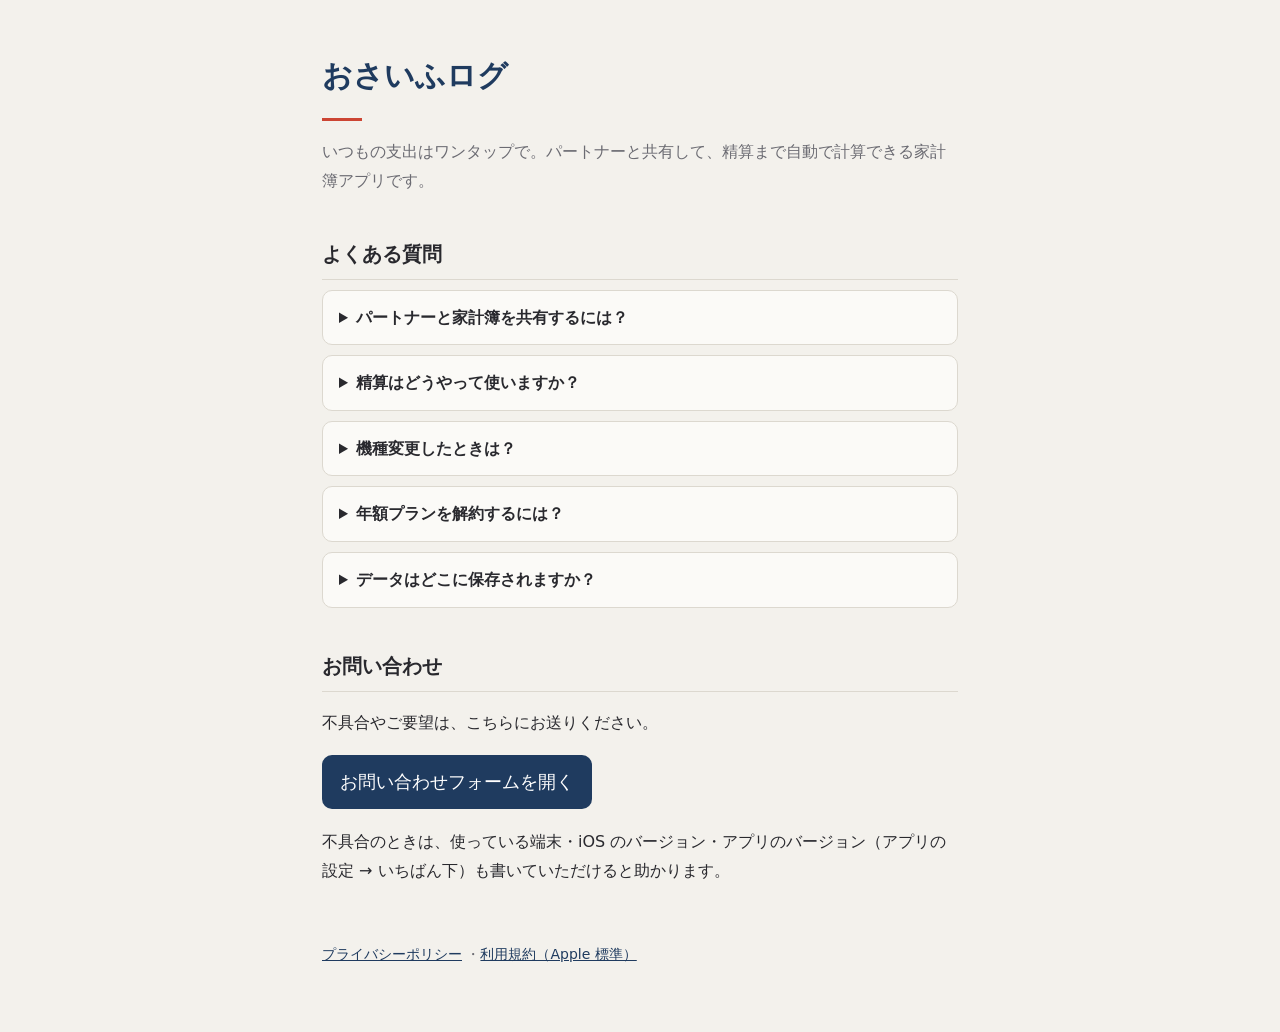
<file: index.html>
<!doctype html>
<html lang="ja">
<head>
<meta charset="utf-8">
<meta name="viewport" content="width=device-width, initial-scale=1">
<title>おさいふログ | サポート</title>
<link rel="stylesheet" href="style.css">
</head>
<body>
<main>
  <h1>おさいふログ</h1>
  <p class="lead">いつもの支出はワンタップで。パートナーと共有して、精算まで自動で計算できる家計簿アプリです。</p>

  <h2>よくある質問</h2>
  <details>
    <summary>パートナーと家計簿を共有するには？</summary>
    <p>設定 →「家計簿」で家計簿を追加し、その家計簿の「パートナーを招待」から招待を送ります。相手が参加すると、同じ家計簿をそれぞれの iPhone から記録できます。両方の端末で iCloud にサインインしている必要があります。</p>
  </details>
  <details>
    <summary>精算はどうやって使いますか？</summary>
    <p>家計簿の「精算のメンバー」に2人以上を登録すると、支出の記録に「支払った人」が出ます。ホームの「精算」に、その月に誰が誰へいくら渡せばよいかが表示されます。負担の割合も決められます。</p>
  </details>
  <details>
    <summary>機種変更したときは？</summary>
    <p>同じ Apple Account で iCloud にサインインすれば、記録は自動で戻ります。プレミアムは、設定 →「プレミアム」→「以前の購入を復元」で戻せます。「お気に入り」とテーマは端末ごとの設定です。</p>
  </details>
  <details>
    <summary>年額プランを解約するには？</summary>
    <p>iPhone の「設定」→ 自分の名前 →「サブスクリプション」から解約できます。期間が終わる24時間前までに解約すると、次の更新は行われません。</p>
  </details>
  <details>
    <summary>データはどこに保存されますか？</summary>
    <p>端末と、あなたの iCloud にだけ保存します。開発者のサーバーには送りません。くわしくは<a href="privacy.html">プライバシーポリシー</a>をご覧ください。</p>
  </details>

  <h2 id="contact">お問い合わせ</h2>
  <p>不具合やご要望は、こちらにお送りください。</p>
  <p class="contact"><a href="https://forms.gle/WuSHEGp9GJrK66gd8">お問い合わせフォームを開く</a></p>
  <p>不具合のときは、使っている端末・iOS のバージョン・アプリのバージョン（アプリの 設定 → いちばん下）も書いていただけると助かります。</p>

  <footer>
    <a href="privacy.html">プライバシーポリシー</a>
    ・<a href="https://www.apple.com/legal/internet-services/itunes/dev/stdeula/">利用規約（Apple 標準）</a>
  </footer>
</main>
</body>
</html>
</file>
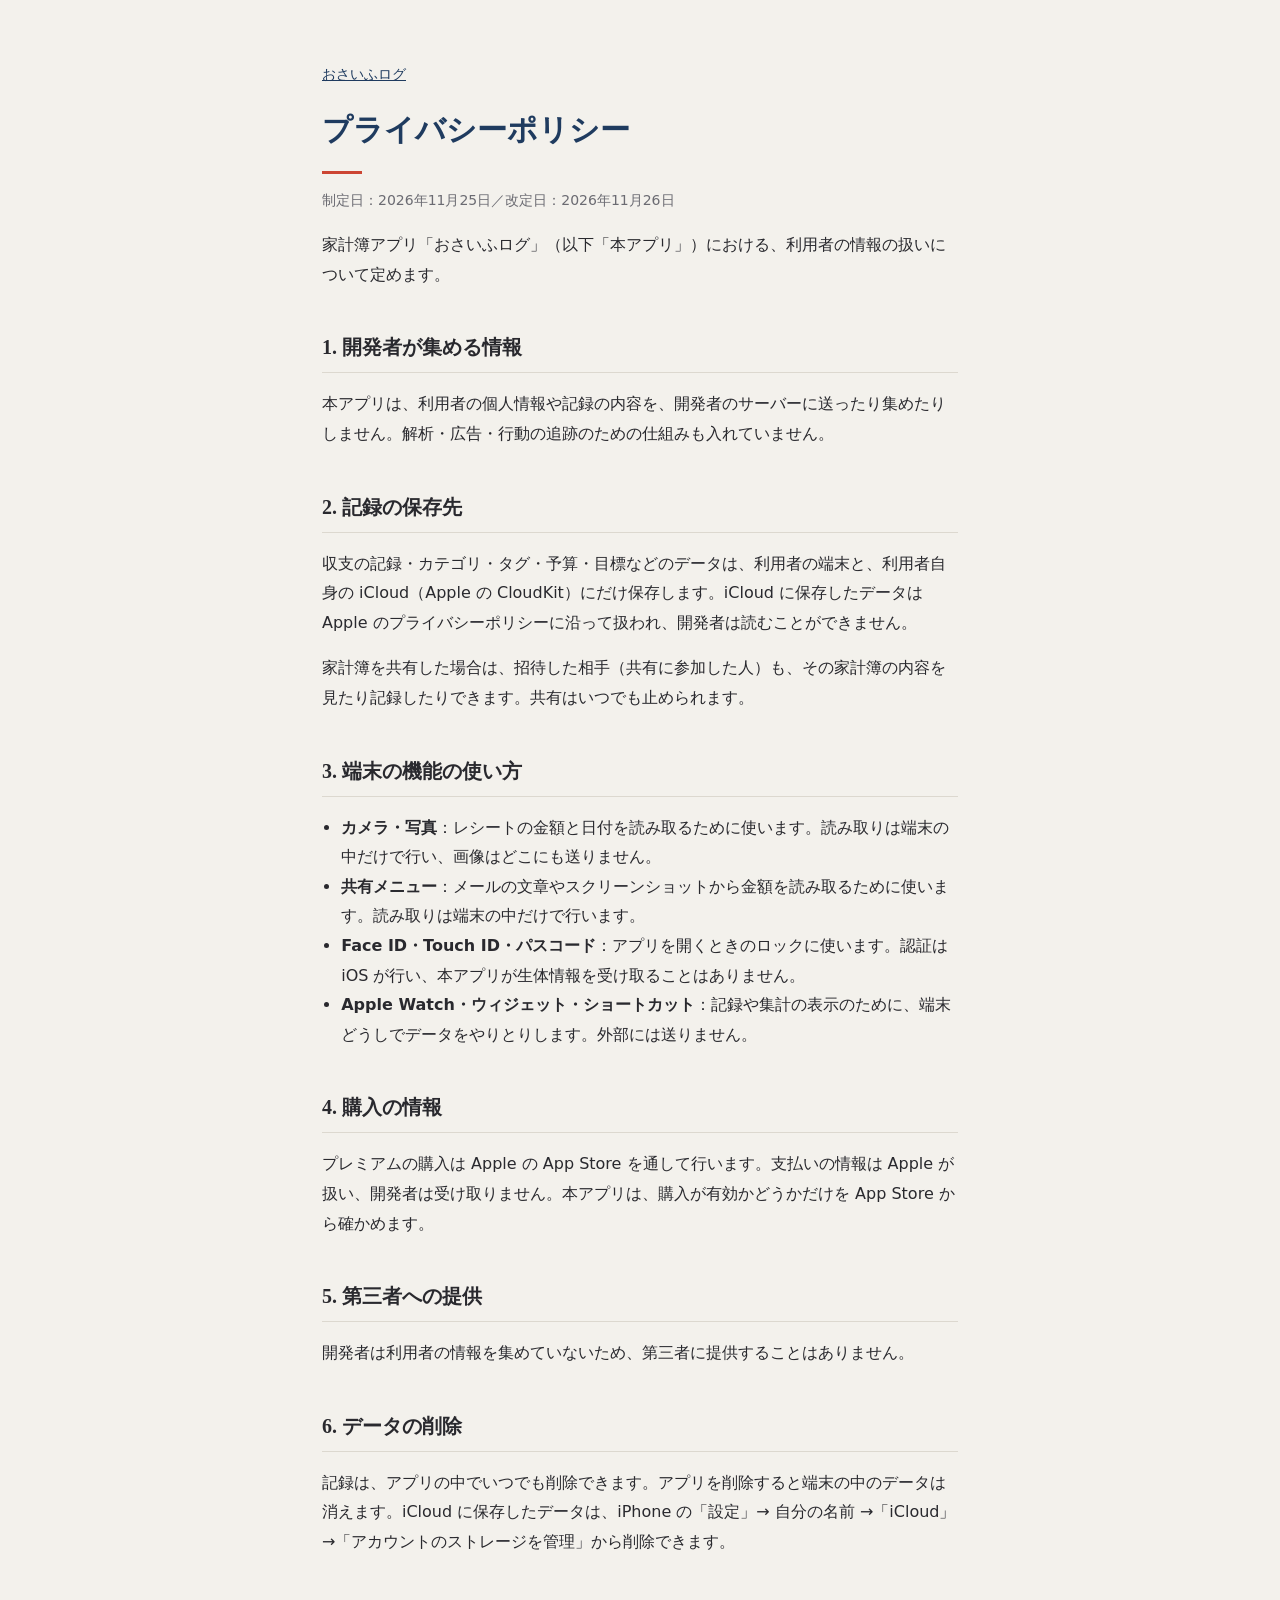
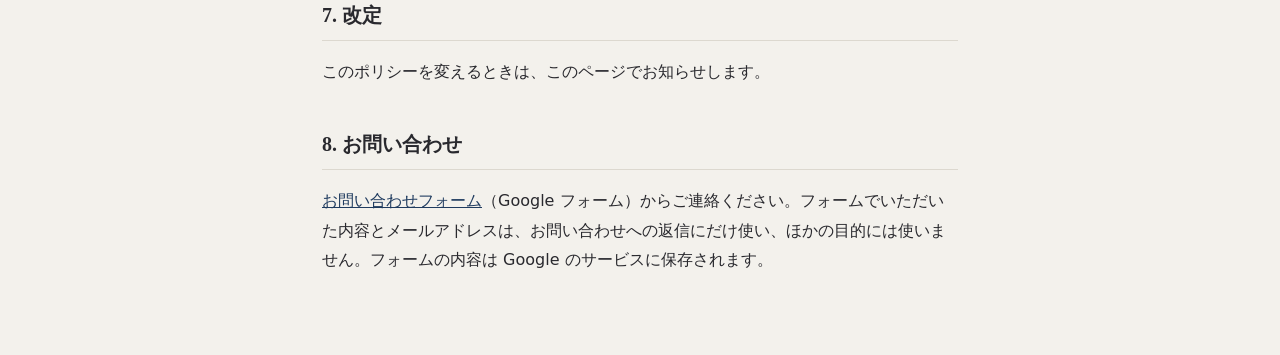
<file: privacy.html>
<!doctype html>
<html lang="ja">
<head>
<meta charset="utf-8">
<meta name="viewport" content="width=device-width, initial-scale=1">
<title>プライバシーポリシー | おさいふログ</title>
<link rel="stylesheet" href="style.css">
</head>
<body>
<main>
  <p class="back"><a href="./">おさいふログ</a></p>
  <h1>プライバシーポリシー</h1>
  <p class="date">制定日：2026年11月25日／改定日：2026年11月26日</p>

  <p>家計簿アプリ「おさいふログ」（以下「本アプリ」）における、利用者の情報の扱いについて定めます。</p>

  <h2>1. 開発者が集める情報</h2>
  <p>本アプリは、利用者の個人情報や記録の内容を、開発者のサーバーに送ったり集めたりしません。解析・広告・行動の追跡のための仕組みも入れていません。</p>

  <h2>2. 記録の保存先</h2>
  <p>収支の記録・カテゴリ・タグ・予算・目標などのデータは、利用者の端末と、利用者自身の iCloud（Apple の CloudKit）にだけ保存します。iCloud に保存したデータは Apple のプライバシーポリシーに沿って扱われ、開発者は読むことができません。</p>
  <p>家計簿を共有した場合は、招待した相手（共有に参加した人）も、その家計簿の内容を見たり記録したりできます。共有はいつでも止められます。</p>

  <h2>3. 端末の機能の使い方</h2>
  <ul>
    <li><strong>カメラ・写真</strong>：レシートの金額と日付を読み取るために使います。読み取りは端末の中だけで行い、画像はどこにも送りません。</li>
    <li><strong>共有メニュー</strong>：メールの文章やスクリーンショットから金額を読み取るために使います。読み取りは端末の中だけで行います。</li>
    <li><strong>Face ID・Touch ID・パスコード</strong>：アプリを開くときのロックに使います。認証は iOS が行い、本アプリが生体情報を受け取ることはありません。</li>
    <li><strong>Apple Watch・ウィジェット・ショートカット</strong>：記録や集計の表示のために、端末どうしでデータをやりとりします。外部には送りません。</li>
  </ul>

  <h2>4. 購入の情報</h2>
  <p>プレミアムの購入は Apple の App Store を通して行います。支払いの情報は Apple が扱い、開発者は受け取りません。本アプリは、購入が有効かどうかだけを App Store から確かめます。</p>

  <h2>5. 第三者への提供</h2>
  <p>開発者は利用者の情報を集めていないため、第三者に提供することはありません。</p>

  <h2>6. データの削除</h2>
  <p>記録は、アプリの中でいつでも削除できます。アプリを削除すると端末の中のデータは消えます。iCloud に保存したデータは、iPhone の「設定」→ 自分の名前 →「iCloud」→「アカウントのストレージを管理」から削除できます。</p>

  <h2>7. 改定</h2>
  <p>このポリシーを変えるときは、このページでお知らせします。</p>

  <h2>8. お問い合わせ</h2>
  <p><a href="https://forms.gle/WuSHEGp9GJrK66gd8">お問い合わせフォーム</a>（Google フォーム）からご連絡ください。フォームでいただいた内容とメールアドレスは、お問い合わせへの返信にだけ使い、ほかの目的には使いません。フォームの内容は Google のサービスに保存されます。</p>
</main>
</body>
</html>
</file>
<file: style.css>
:root {
  --paper: #f3f1ec;
  --ai: #1f3b5f;
  --ink: #29292e;
  --sub: #6b6b72;
  --shu: #cc4533;
  --rule: #dcd8cf;
}
* { box-sizing: border-box; }
body {
  margin: 0;
  background: var(--paper);
  color: var(--ink);
  font: 16px/1.85 "Hiragino Sans", "Hiragino Kaku Gothic ProN", system-ui, sans-serif;
}
main { max-width: 680px; margin: 0 auto; padding: 48px 22px 64px; }
h1, h2 { font-family: "Hiragino Mincho ProN", "Yu Mincho", serif; font-weight: 600; }
h1 { font-size: 30px; margin: 0 0 8px; color: var(--ai); }
h1::after { content: ""; display: block; width: 40px; height: 3px; background: var(--shu); margin-top: 14px; }
h2 { font-size: 20px; margin: 40px 0 10px; padding-bottom: 6px; border-bottom: 1px solid var(--rule); }
a { color: var(--ai); }
.lead { color: var(--sub); }
.date, .back { color: var(--sub); font-size: 14px; }
ul { padding-left: 1.2em; }
details { background: #fbfaf7; border: 1px solid var(--rule); border-radius: 10px; padding: 12px 16px; margin: 10px 0; }
summary { cursor: pointer; font-weight: 600; }
details p { margin: 10px 0 0; }
.contact { font-size: 18px; }
footer { margin-top: 56px; color: var(--sub); font-size: 14px; }
.contact a { display: inline-block; padding: 10px 18px; border-radius: 10px; background: var(--ai); color: #fff; text-decoration: none; }
</file>
